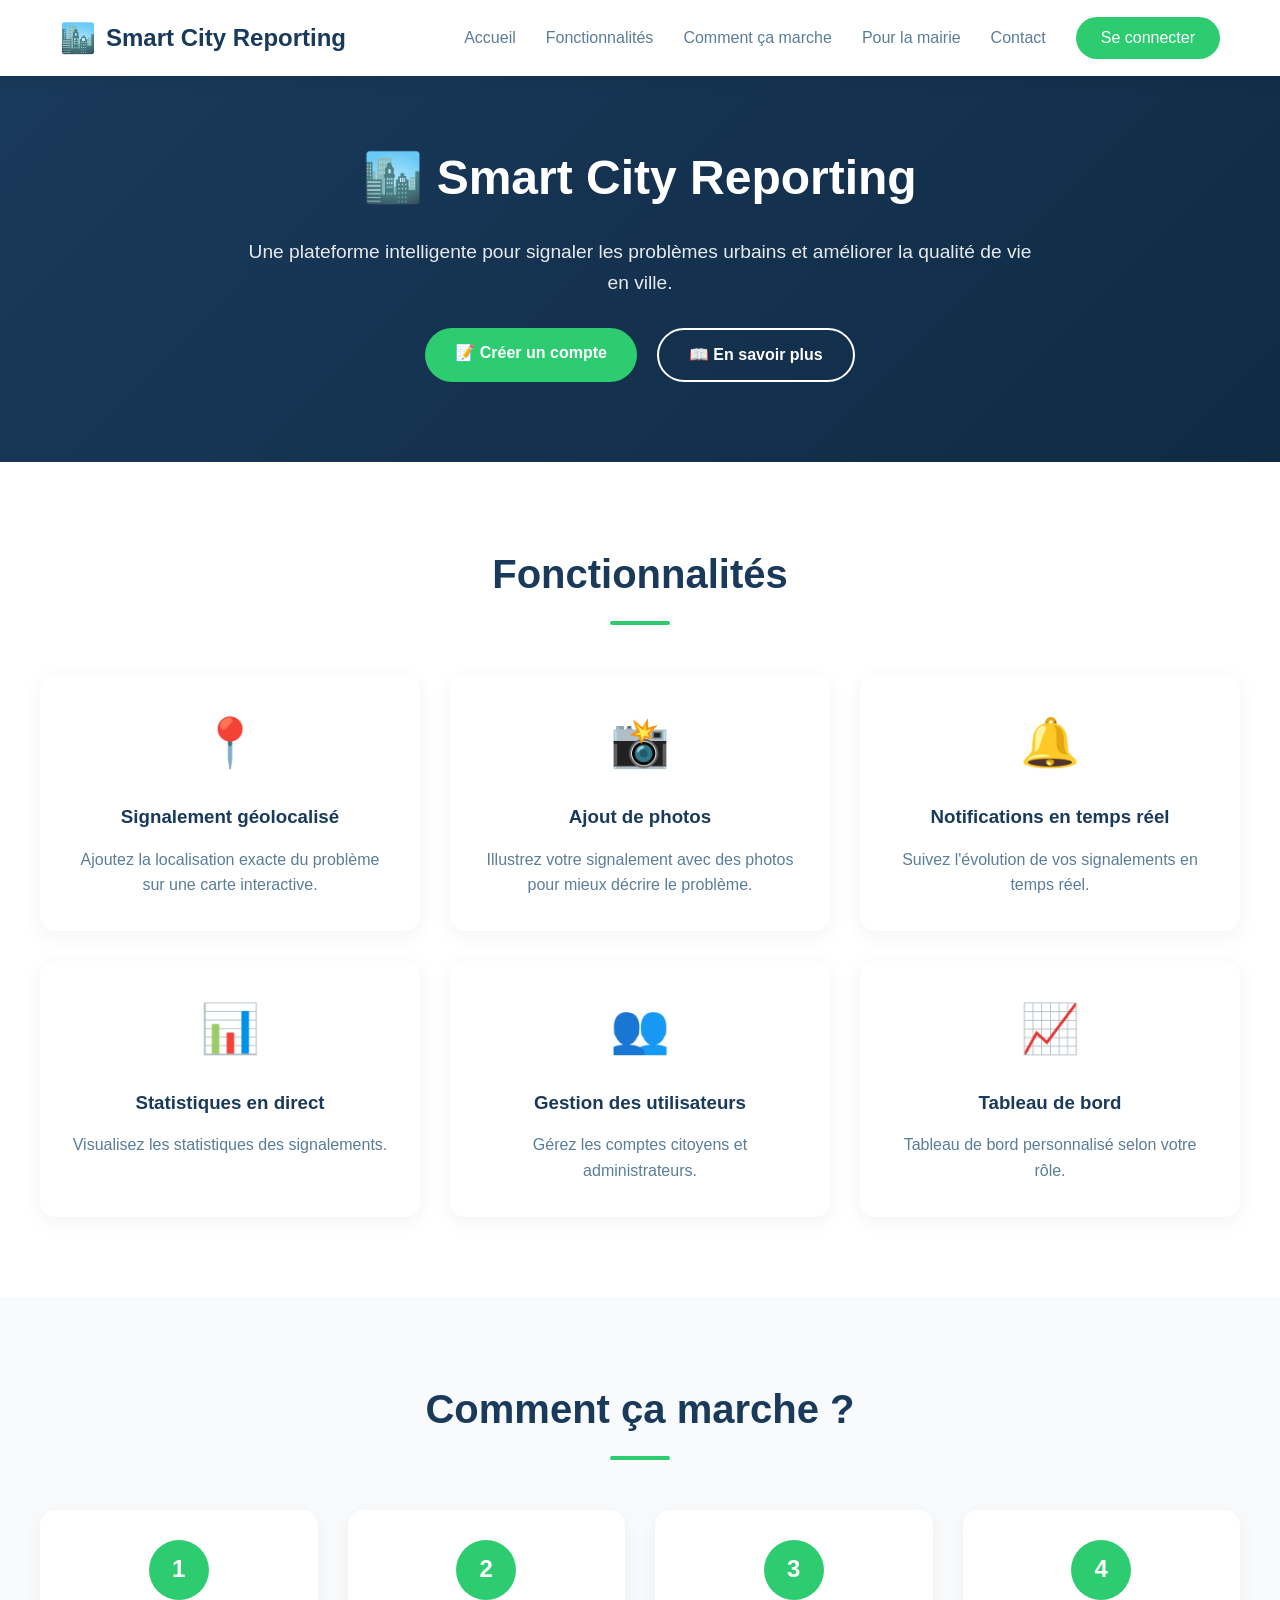
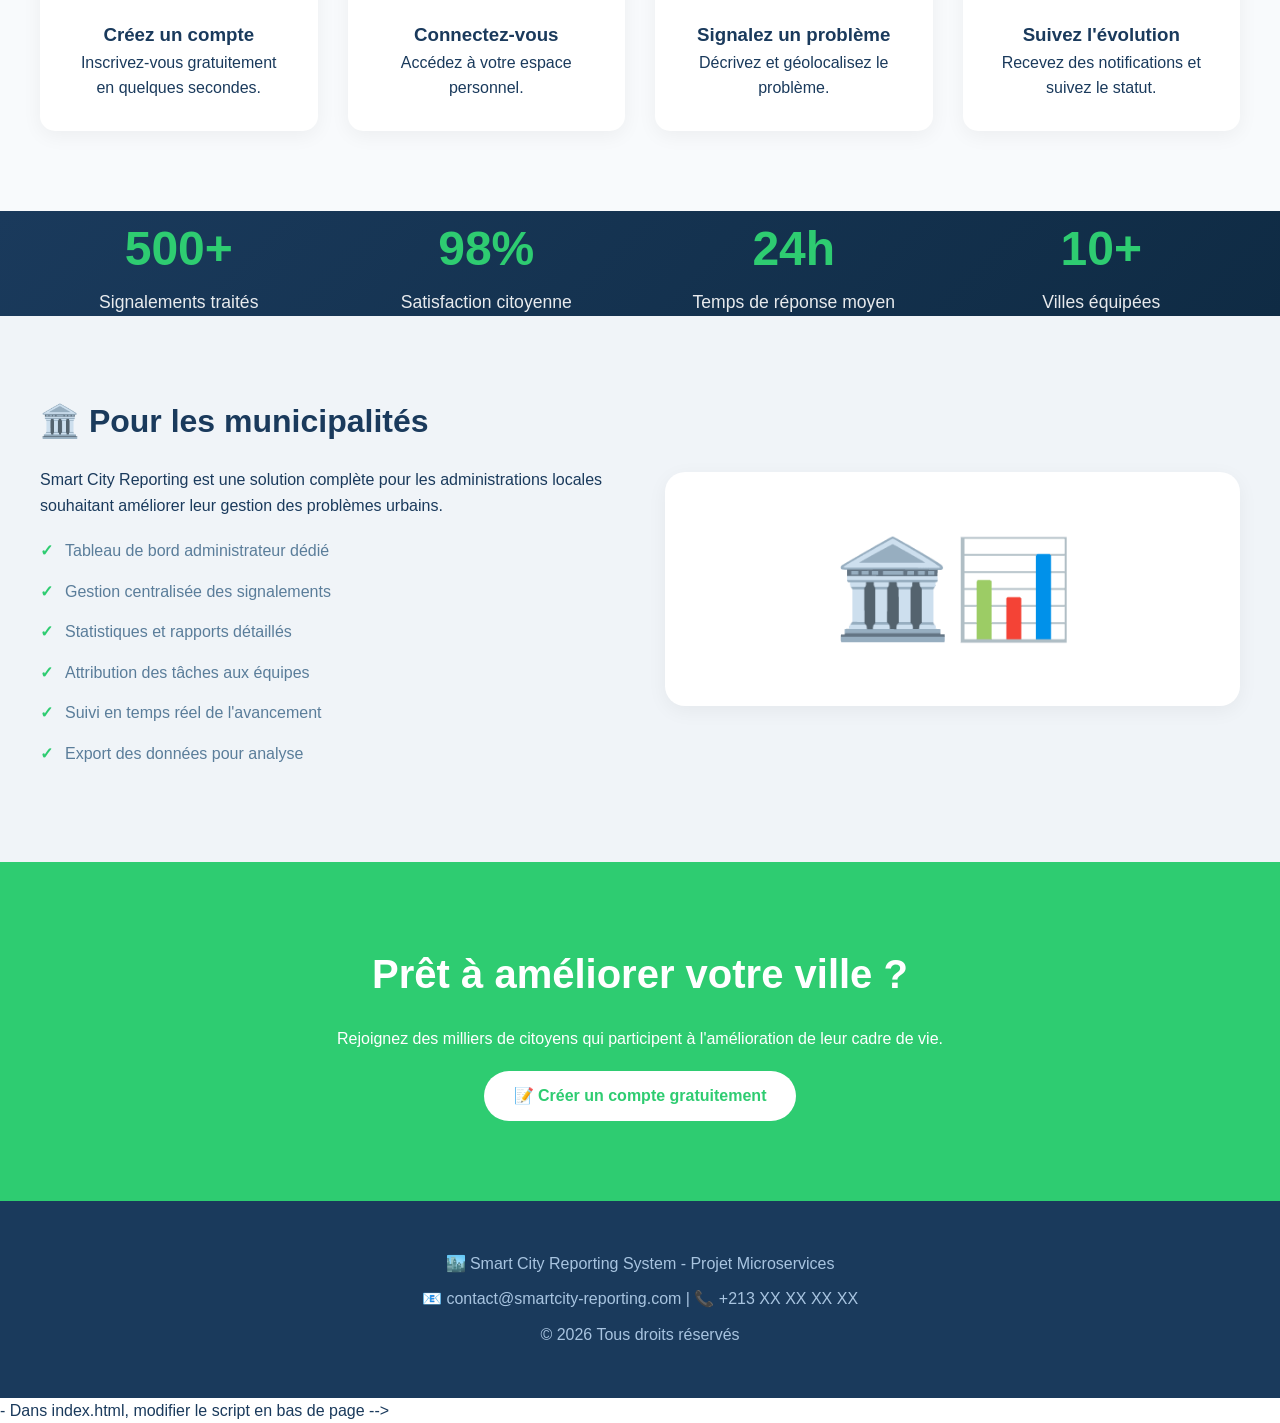
<file: frontend/index.html>
<!DOCTYPE html>
<html lang="fr">
<head>
    <meta charset="UTF-8">
    <meta name="viewport" content="width=device-width, initial-scale=1.0">
    <title>Smart City Reporting - Solution de signalement citoyen</title>
    <style>
        * {
            margin: 0;
            padding: 0;
            box-sizing: border-box;
        }

        body {
            font-family: 'Segoe UI', Tahoma, Geneva, Verdana, sans-serif;
            line-height: 1.6;
            color: #1a3a5c;
        }

        /* Header / Navigation */
        .header {
            background: white;
            box-shadow: 0 2px 15px rgba(0,0,0,0.08);
            position: fixed;
            width: 100%;
            top: 0;
            z-index: 1000;
        }

        .nav-container {
            max-width: 1200px;
            margin: 0 auto;
            padding: 15px 20px;
            display: flex;
            justify-content: space-between;
            align-items: center;
        }

        .logo {
            display: flex;
            align-items: center;
            gap: 10px;
        }

        .logo span {
            font-size: 1.8em;
        }

        .logo h1 {
            font-size: 1.5em;
            color: #1a3a5c;
        }

        .nav-links {
            display: flex;
            gap: 30px;
            align-items: center;
        }

        .nav-links a {
            text-decoration: none;
            color: #5a7d9a;
            transition: color 0.3s;
        }

        .nav-links a:hover {
            color: #2ecc71;
        }

        .btn-login {
            background: #2ecc71;
            color: white !important;
            padding: 8px 25px;
            border-radius: 25px;
        }

        .btn-login:hover {
            background: #27ae60;
            transform: translateY(-2px);
        }

        /* Hero Section */
        .hero {
            background: linear-gradient(135deg, #1a3a5c 0%, #0f2b44 100%);
            color: white;
            padding: 140px 20px 80px;
            text-align: center;
        }

        .hero-content {
            max-width: 800px;
            margin: 0 auto;
        }

        .hero h1 {
            font-size: 3em;
            margin-bottom: 20px;
        }

        .hero p {
            font-size: 1.2em;
            margin-bottom: 30px;
            opacity: 0.9;
        }

        .hero-buttons {
            display: flex;
            gap: 20px;
            justify-content: center;
        }

        .btn-primary {
            background: #2ecc71;
            color: white;
            padding: 12px 30px;
            border-radius: 30px;
            text-decoration: none;
            font-weight: bold;
            transition: all 0.3s;
            display: inline-block;
        }

        .btn-primary:hover {
            background: #27ae60;
            transform: translateY(-3px);
        }

        .btn-secondary {
            background: transparent;
            border: 2px solid white;
            color: white;
            padding: 12px 30px;
            border-radius: 30px;
            text-decoration: none;
            font-weight: bold;
            transition: all 0.3s;
            display: inline-block;
        }

        .btn-secondary:hover {
            background: rgba(255,255,255,0.1);
            transform: translateY(-3px);
        }

        /* Sections */
        .section {
            padding: 80px 20px;
        }

        .container {
            max-width: 1200px;
            margin: 0 auto;
        }

        .section-title {
            text-align: center;
            font-size: 2.5em;
            margin-bottom: 50px;
            color: #1a3a5c;
        }

        .section-title:after {
            content: '';
            display: block;
            width: 60px;
            height: 4px;
            background: #2ecc71;
            margin: 15px auto 0;
            border-radius: 2px;
        }

        /* Grids */
        .features-grid {
            display: grid;
            grid-template-columns: repeat(auto-fit, minmax(300px, 1fr));
            gap: 30px;
        }

        .feature-card {
            text-align: center;
            padding: 30px;
            background: white;
            border-radius: 15px;
            box-shadow: 0 5px 20px rgba(0,0,0,0.05);
            transition: all 0.3s;
            border-bottom: 3px solid transparent;
        }

        .feature-card:hover {
            transform: translateY(-10px);
            border-bottom-color: #2ecc71;
        }

        .feature-icon {
            font-size: 3em;
            margin-bottom: 20px;
        }

        .feature-card h3 {
            margin-bottom: 15px;
            color: #1a3a5c;
        }

        .feature-card p {
            color: #5a7d9a;
        }

        /* Stats */
        .stats-section {
            background: linear-gradient(135deg, #1a3a5c 0%, #0f2b44 100%);
            color: white;
        }

        .stats-grid {
            display: grid;
            grid-template-columns: repeat(auto-fit, minmax(200px, 1fr));
            gap: 30px;
            text-align: center;
        }

        .stat-number {
            font-size: 3em;
            font-weight: bold;
            color: #2ecc71;
        }

        .stat-label {
            font-size: 1.1em;
            opacity: 0.9;
        }

        /* How it works */
        .steps-grid {
            display: grid;
            grid-template-columns: repeat(auto-fit, minmax(250px, 1fr));
            gap: 30px;
        }

        .step-card {
            text-align: center;
            padding: 30px;
            background: white;
            border-radius: 15px;
            box-shadow: 0 5px 20px rgba(0,0,0,0.05);
        }

        .step-number {
            width: 60px;
            height: 60px;
            background: #2ecc71;
            color: white;
            border-radius: 50%;
            display: flex;
            align-items: center;
            justify-content: center;
            font-size: 1.5em;
            font-weight: bold;
            margin: 0 auto 20px;
        }

        /* Municipality Section */
        .municipality-section {
            background: #f0f4f8;
        }

        .municipality-content {
            display: grid;
            grid-template-columns: 1fr 1fr;
            gap: 50px;
            align-items: center;
        }

        .municipality-text h3 {
            font-size: 2em;
            margin-bottom: 20px;
            color: #1a3a5c;
        }

        .municipality-text ul {
            list-style: none;
            margin-top: 20px;
        }

        .municipality-text li {
            margin-bottom: 15px;
            padding-left: 25px;
            position: relative;
            color: #5a7d9a;
        }

        .municipality-text li:before {
            content: '✓';
            position: absolute;
            left: 0;
            color: #2ecc71;
            font-weight: bold;
        }

        .municipality-image {
            text-align: center;
            background: white;
            padding: 40px;
            border-radius: 20px;
            box-shadow: 0 5px 20px rgba(0,0,0,0.05);
        }

        .municipality-image span {
            font-size: 6em;
        }

        /* CTA */
        .cta-section {
            text-align: center;
            background: #2ecc71;
            color: white;
            padding: 80px 20px;
        }

        .cta-section h2 {
            font-size: 2.5em;
            margin-bottom: 20px;
        }

        .cta-section .btn-primary {
            background: white;
            color: #2ecc71;
            display: inline-block;
            margin-top: 20px;
        }

        .cta-section .btn-primary:hover {
            background: #f0f4f8;
        }

        /* Footer */
        .footer {
            background: #1a3a5c;
            color: #a8c4e0;
            padding: 40px 20px;
            text-align: center;
        }

        .footer p {
            margin: 10px 0;
        }

        /* Responsive */
        @media (max-width: 768px) {
            .hero h1 { font-size: 2em; }
            .section-title { font-size: 1.8em; }
            .municipality-content { grid-template-columns: 1fr; text-align: center; }
            .nav-links { display: none; }
        }
    </style>
</head>
<body>
    <header class="header">
        <div class="nav-container">
            <div class="logo">
                <span>🏙️</span>
                <h1>Smart City Reporting</h1>
            </div>
            <div class="nav-links">
                <a href="#accueil">Accueil</a>
                <a href="#fonctionnalites">Fonctionnalités</a>
                <a href="#comment-ca-marche">Comment ça marche</a>
                <a href="#pour-la-mairie">Pour la mairie</a>
                <a href="#contact">Contact</a>
                <a href="login.html" class="btn-login">Se connecter</a>
            </div>
        </div>
    </header>

    <section id="accueil" class="hero">
        <div class="hero-content">
            <h1>🏙️ Smart City Reporting</h1>
            <p>Une plateforme intelligente pour signaler les problèmes urbains et améliorer la qualité de vie en ville.</p>
            <div class="hero-buttons">
                <a href="register.html" class="btn-primary">📝 Créer un compte</a>
                <a href="#comment-ca-marche" class="btn-secondary">📖 En savoir plus</a>
            </div>
        </div>
    </section>

    <section id="fonctionnalites" class="section">
        <div class="container">
            <h2 class="section-title">Fonctionnalités</h2>
            <div class="features-grid">
                <div class="feature-card">
                    <div class="feature-icon">📍</div>
                    <h3>Signalement géolocalisé</h3>
                    <p>Ajoutez la localisation exacte du problème sur une carte interactive.</p>
                </div>
                <div class="feature-card">
                    <div class="feature-icon">📸</div>
                    <h3>Ajout de photos</h3>
                    <p>Illustrez votre signalement avec des photos pour mieux décrire le problème.</p>
                </div>
                <div class="feature-card">
                    <div class="feature-icon">🔔</div>
                    <h3>Notifications en temps réel</h3>
                    <p>Suivez l'évolution de vos signalements en temps réel.</p>
                </div>
                <div class="feature-card">
                    <div class="feature-icon">📊</div>
                    <h3>Statistiques en direct</h3>
                    <p>Visualisez les statistiques des signalements.</p>
                </div>
                <div class="feature-card">
                    <div class="feature-icon">👥</div>
                    <h3>Gestion des utilisateurs</h3>
                    <p>Gérez les comptes citoyens et administrateurs.</p>
                </div>
                <div class="feature-card">
                    <div class="feature-icon">📈</div>
                    <h3>Tableau de bord</h3>
                    <p>Tableau de bord personnalisé selon votre rôle.</p>
                </div>
            </div>
        </div>
    </section>

    <section id="comment-ca-marche" class="section" style="background: #f8fafc;">
        <div class="container">
            <h2 class="section-title">Comment ça marche ?</h2>
            <div class="steps-grid">
                <div class="step-card">
                    <div class="step-number">1</div>
                    <h3>Créez un compte</h3>
                    <p>Inscrivez-vous gratuitement en quelques secondes.</p>
                </div>
                <div class="step-card">
                    <div class="step-number">2</div>
                    <h3>Connectez-vous</h3>
                    <p>Accédez à votre espace personnel.</p>
                </div>
                <div class="step-card">
                    <div class="step-number">3</div>
                    <h3>Signalez un problème</h3>
                    <p>Décrivez et géolocalisez le problème.</p>
                </div>
                <div class="step-card">
                    <div class="step-number">4</div>
                    <h3>Suivez l'évolution</h3>
                    <p>Recevez des notifications et suivez le statut.</p>
                </div>
            </div>
        </div>
    </section>

    <section class="stats-section">
        <div class="container">
            <div class="stats-grid">
                <div class="stat-card">
                    <div class="stat-number">500+</div>
                    <div class="stat-label">Signalements traités</div>
                </div>
                <div class="stat-card">
                    <div class="stat-number">98%</div>
                    <div class="stat-label">Satisfaction citoyenne</div>
                </div>
                <div class="stat-card">
                    <div class="stat-number">24h</div>
                    <div class="stat-label">Temps de réponse moyen</div>
                </div>
                <div class="stat-card">
                    <div class="stat-number">10+</div>
                    <div class="stat-label">Villes équipées</div>
                </div>
            </div>
        </div>
    </section>

    <section id="pour-la-mairie" class="section municipality-section">
        <div class="container">
            <div class="municipality-content">
                <div class="municipality-text">
                    <h3>🏛️ Pour les municipalités</h3>
                    <p>Smart City Reporting est une solution complète pour les administrations locales souhaitant améliorer leur gestion des problèmes urbains.</p>
                    <ul>
                        <li>Tableau de bord administrateur dédié</li>
                        <li>Gestion centralisée des signalements</li>
                        <li>Statistiques et rapports détaillés</li>
                        <li>Attribution des tâches aux équipes</li>
                        <li>Suivi en temps réel de l'avancement</li>
                        <li>Export des données pour analyse</li>
                    </ul>
                </div>
                <div class="municipality-image">
                    <span>🏛️📊</span>
                </div>
            </div>
        </div>
    </section>

    <section class="cta-section">
        <div class="container">
            <h2>Prêt à améliorer votre ville ?</h2>
            <p>Rejoignez des milliers de citoyens qui participent à l'amélioration de leur cadre de vie.</p>
            <a href="register.html" class="btn-primary">📝 Créer un compte gratuitement</a>
        </div>
    </section>

    <footer id="contact" class="footer">
        <div class="container">
            <p>🏙️ Smart City Reporting System - Projet Microservices</p>
            <p>📧 contact@smartcity-reporting.com | 📞 +213 XX XX XX XX</p>
            <p>© 2026 Tous droits réservés</p>
        </div>
    </footer>

   - Dans index.html, modifier le script en bas de page -->
<script src="script.js"></script>
<script>
    // Vérifier si l'utilisateur est déjà connecté
    const token = getToken ? getToken() : null;
    const user = token ? (getUser ? getUser() : null) : null;

    console.log('Token présent:', !!token);
    console.log('User:', user);

    if (token && user && user.id) {
        const loginBtn = document.querySelector('.btn-login');
        if (loginBtn) {
            loginBtn.textContent = '📊 Mon tableau de bord';
            loginBtn.href = 'dashboard.html';
        }
    } else {
        // S'assurer que le bouton pointe vers login
        const loginBtn = document.querySelector('.btn-login');
        if (loginBtn && !loginBtn.href.includes('login.html')) {
            loginBtn.textContent = 'Se connecter';
            loginBtn.href = 'login.html';
        }
    }

    // Navigation smooth scroll
    document.querySelectorAll('a[href^="#"]').forEach(anchor => {
        anchor.addEventListener('click', function (e) {
            e.preventDefault();
            const target = document.querySelector(this.getAttribute('href'));
            if (target) {
                target.scrollIntoView({ behavior: 'smooth' });
            }
        });
    });
</script>
</body>
</html>
</file>
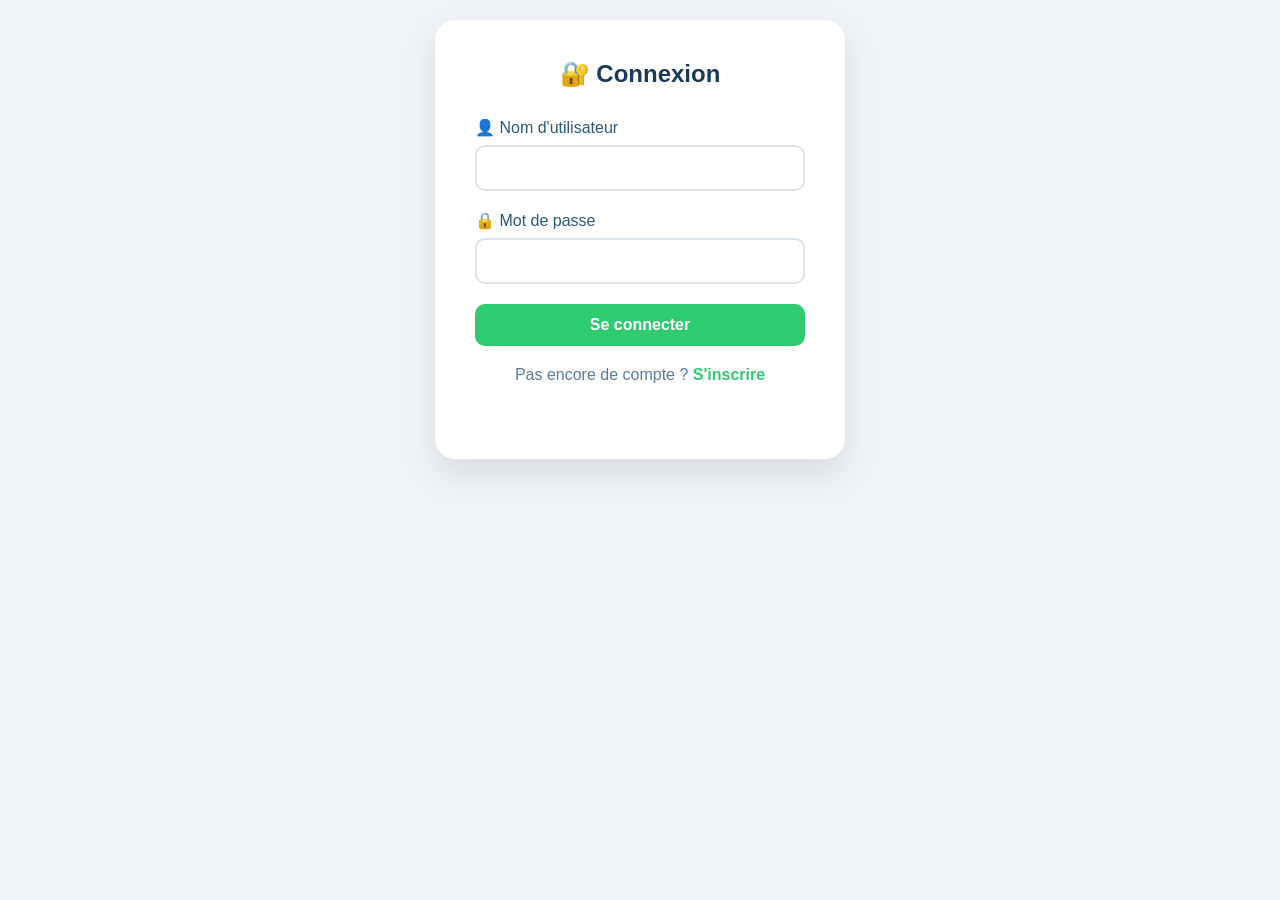
<file: frontend/login.html>
<!DOCTYPE html>
<html lang="fr">

<head>
    <meta charset="UTF-8">
    <meta name="viewport" content="width=device-width, initial-scale=1.0">
    <title>Connexion - Smart City</title>
    <link rel="stylesheet" href="style.css">
</head>

<body>
    <div class="container">
        <div class="login-box">
            <h2>🔐 Connexion</h2>
            <form id="loginForm">
                <div class="input-group">
                    <label>👤 Nom d'utilisateur</label>
                    <input type="text" id="username" required autocomplete="username">
                </div>
                <div class="input-group">
                    <label>🔒 Mot de passe</label>
                    <input type="password" id="password" required autocomplete="current-password">
                </div>
                <button type="submit">Se connecter</button>
                <p class="register-link">
                    Pas encore de compte ? <a href="register.html">S'inscrire</a>
                </p>
            </form>
            <div id="message" class="message"></div>
        </div>
    </div>
    <script src="script.js"></script>
    <script>
        // Vérifier si déjà connecté
        const token = getToken();
        if (token) {
            // Déjà connecté, rediriger directement
            window.location.href = 'dashboard.html';
        }

        document.getElementById('loginForm').addEventListener('submit', async (e) => {
            e.preventDefault();

            const username = document.getElementById('username').value;
            const password = document.getElementById('password').value;
            const messageDiv = document.getElementById('message');
            const submitBtn = document.querySelector('button[type="submit"]');

            // Désactiver le bouton pendant la connexion
            submitBtn.disabled = true;
            submitBtn.textContent = 'Connexion en cours...';

            try {
                const result = await login(username, password);

                if (result.success) {
                    messageDiv.className = 'message success';
                    messageDiv.textContent = '✅ Connexion réussie ! Redirection...';

                    // Vérifier que le token est bien stocké
                    console.log('Token stocké:', localStorage.getItem('access_token'));
                    console.log('User:', localStorage.getItem('user'));

                    // Rediriger immédiatement (pas de setTimeout)
                    window.location.href = 'dashboard.html';
                } else {
                    messageDiv.className = 'message error';
                    messageDiv.textContent = '❌ ' + result.error;
                    submitBtn.disabled = false;
                    submitBtn.textContent = 'Se connecter';
                }
            } catch (error) {
                console.error('Erreur:', error);
                messageDiv.className = 'message error';
                messageDiv.textContent = '❌ Erreur de connexion au serveur';
                submitBtn.disabled = false;
                submitBtn.textContent = 'Se connecter';
            }
        });
    </script>
</body>

</html>
</file>
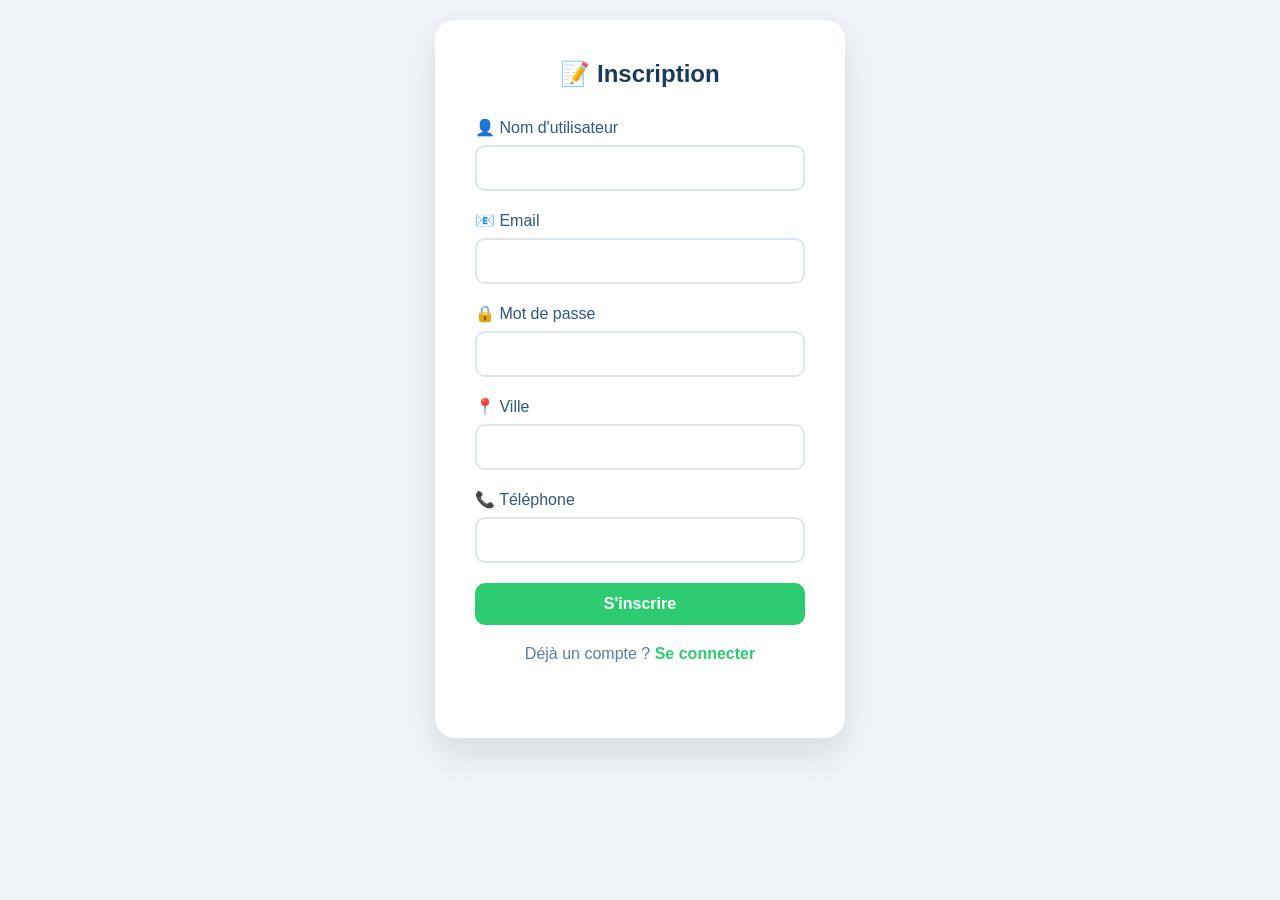
<file: frontend/register.html>
<!DOCTYPE html>
<html lang="fr">
<head>
    <meta charset="UTF-8">
    <meta name="viewport" content="width=device-width, initial-scale=1.0">
    <title>Inscription - Smart City</title>
    <link rel="stylesheet" href="style.css">
</head>
<body>
    <div class="container">
        <div class="login-box">
            <h2>📝 Inscription</h2>
            <form id="registerForm">
                <div class="input-group">
                    <label>👤 Nom d'utilisateur</label>
                    <input type="text" id="username" required>
                </div>
                <div class="input-group">
                    <label>📧 Email</label>
                    <input type="email" id="email" required>
                </div>
                <div class="input-group">
                    <label>🔒 Mot de passe</label>
                    <input type="password" id="password" required>
                </div>
                <div class="input-group">
                    <label>📍 Ville</label>
                    <input type="text" id="city">
                </div>
                <div class="input-group">
                    <label>📞 Téléphone</label>
                    <input type="text" id="phone">
                </div>
                <button type="submit">S'inscrire</button>
                <p class="register-link">
                    Déjà un compte ? <a href="login.html">Se connecter</a>
                </p>
            </form>
            <div id="message" class="message"></div>
        </div>
    </div>
    <script src="script.js"></script>
    <script>
        document.getElementById('registerForm').addEventListener('submit', async (e) => {
            e.preventDefault();
            
            const userData = {
                username: document.getElementById('username').value,
                email: document.getElementById('email').value,
                password: document.getElementById('password').value,
                city: document.getElementById('city').value,
                phone: document.getElementById('phone').value
            };
            
            const messageDiv = document.getElementById('message');
            const result = await register(userData);
            
            if (result.success) {
                messageDiv.className = 'message success';
                messageDiv.textContent = '✅ Inscription réussie ! Redirection vers connexion...';
                setTimeout(() => {
                    window.location.href = 'login.html';
                }, 1500);
            } else {
                messageDiv.className = 'message error';
                messageDiv.textContent = '❌ ' + result.error;
            }
        });
    </script>
</body>
</html>
</file>
<file: frontend/style.css>
* {
    margin: 0;
    padding: 0;
    box-sizing: border-box;
}

body {
    font-family: 'Segoe UI', Tahoma, Geneva, Verdana, sans-serif;
    background: #f0f4f8;
    min-height: 100vh;
}

/* Landing page specific */
.landing-body {
    display: block;
}

/* Login/Register containers */
.container {
    width: 100%;
    max-width: 450px;
    padding: 20px;
    margin: 0 auto;
}

.login-box {
    background: white;
    border-radius: 20px;
    padding: 40px;
    box-shadow: 0 15px 35px rgba(0,0,0,0.1);
}

h2 {
    text-align: center;
    color: #1a3a5c;
    margin-bottom: 30px;
}

.input-group {
    margin-bottom: 20px;
}

label {
    display: block;
    margin-bottom: 8px;
    color: #2c5a7a;
    font-weight: 500;
}

input, textarea, select {
    width: 100%;
    padding: 12px 15px;
    border: 2px solid #dce4ec;
    border-radius: 10px;
    font-size: 16px;
    transition: all 0.3s;
}

input:focus, textarea:focus, select:focus {
    outline: none;
    border-color: #2ecc71;
}

button {
    width: 100%;
    padding: 12px;
    background: #2ecc71;
    color: white;
    border: none;
    border-radius: 10px;
    font-size: 16px;
    font-weight: bold;
    cursor: pointer;
    transition: all 0.3s;
}

button:hover {
    background: #27ae60;
    transform: translateY(-2px);
}

.register-link {
    text-align: center;
    margin-top: 20px;
    color: #5a7d9a;
}

.register-link a {
    color: #2ecc71;
    text-decoration: none;
    font-weight: bold;
}

.register-link a:hover {
    text-decoration: underline;
}

.message {
    margin-top: 15px;
    padding: 10px;
    border-radius: 8px;
    text-align: center;
}

.success {
    background-color: #d4edda;
    color: #155724;
    border: 1px solid #c3e6cb;
}

.error {
    background-color: #f8d7da;
    color: #721c24;
    border: 1px solid #f5c6cb;
}

/* Dashboard Layout */
.dashboard-layout {
    display: flex;
    width: 100%;
    min-height: 100vh;
}

/* Sidebar */
.sidebar {
    width: 280px;
    background: linear-gradient(135deg, #1a3a5c 0%, #0f2b44 100%);
    color: white;
    padding: 20px 0;
    position: fixed;
    height: 100vh;
    overflow-y: auto;
}

.sidebar-header {
    text-align: center;
    padding: 20px;
    border-bottom: 1px solid rgba(255,255,255,0.1);
    margin-bottom: 20px;
}

.sidebar-header h2 {
    color: white;
    margin-bottom: 5px;
}

.sidebar-header p {
    font-size: 0.8em;
    color: #a8c4e0;
}

.nav-menu {
    list-style: none;
    padding: 0;
}

.nav-item {
    margin: 5px 15px;
    border-radius: 10px;
    transition: all 0.3s;
}

.nav-item a {
    display: flex;
    align-items: center;
    padding: 12px 20px;
    color: #c8dcec;
    text-decoration: none;
    border-radius: 10px;
    transition: all 0.3s;
    gap: 12px;
}

.nav-item a:hover {
    background: rgba(46, 204, 113, 0.2);
    color: white;
}

.nav-item.active a {
    background: #2ecc71;
    color: white;
}

.nav-icon {
    font-size: 1.2em;
    width: 30px;
    text-align: center;
}

.nav-text {
    font-size: 0.95em;
}

/* Main Content */
.main-content {
    margin-left: 280px;
    flex: 1;
    padding: 20px;
}

/* Top Bar */
.top-bar {
    background: white;
    border-radius: 15px;
    padding: 15px 25px;
    margin-bottom: 25px;
    display: flex;
    justify-content: space-between;
    align-items: center;
    box-shadow: 0 2px 10px rgba(0,0,0,0.05);
}

.page-title {
    color: #1a3a5c;
}

.user-info {
    display: flex;
    align-items: center;
    gap: 15px;
}

.user-avatar {
    width: 45px;
    height: 45px;
    background: #2ecc71;
    border-radius: 50%;
    display: flex;
    align-items: center;
    justify-content: center;
    font-weight: bold;
    font-size: 1.2em;
    color: white;
}

.logout-btn {
    background: #e74c3c;
    color: white;
    border: none;
    padding: 8px 20px;
    border-radius: 8px;
    cursor: pointer;
    width: auto;
}

.logout-btn:hover {
    background: #c0392b;
    transform: none;
}

/* Cards */
.stats-grid {
    display: grid;
    grid-template-columns: repeat(auto-fit, minmax(250px, 1fr));
    gap: 20px;
    margin-bottom: 30px;
}

.stat-card {
    background: white;
    padding: 25px;
    border-radius: 15px;
    box-shadow: 0 2px 10px rgba(0,0,0,0.05);
    transition: transform 0.3s;
    text-align: center;
    border-top: 4px solid #2ecc71;
}

.stat-card:hover {
    transform: translateY(-5px);
}

.stat-card h3 {
    color: #5a7d9a;
    font-size: 0.9em;
    margin-bottom: 10px;
}

.stat-card .number {
    font-size: 2.5em;
    font-weight: bold;
    color: #1a3a5c;
}

.content-card {
    background: white;
    border-radius: 15px;
    padding: 25px;
    box-shadow: 0 2px 10px rgba(0,0,0,0.05);
    margin-bottom: 20px;
}

.content-card h3 {
    margin-bottom: 20px;
    color: #1a3a5c;
    border-left: 4px solid #2ecc71;
    padding-left: 15px;
}

.content-card h4 {
    margin-bottom: 15px;
    color: #2c5a7a;
}

.btn-primary {
    background: #2ecc71;
    color: white;
    border: none;
    padding: 12px 25px;
    border-radius: 8px;
    cursor: pointer;
    font-size: 1em;
    transition: all 0.3s;
    width: auto;
}

.btn-primary:hover {
    background: #27ae60;
    transform: translateY(-2px);
}

.btn-danger {
    background: #e74c3c;
}

.btn-danger:hover {
    background: #c0392b;
}

.btn-warning {
    background: #f39c12;
    color: #333;
}

.btn-warning:hover {
    background: #e67e22;
}

.report-item {
    border-bottom: 1px solid #e0e8f0;
    padding: 15px 0;
}

.report-item:last-child {
    border-bottom: none;
}

.status {
    display: inline-block;
    padding: 3px 10px;
    border-radius: 20px;
    font-size: 12px;
    font-weight: bold;
}

.status-pending { background: #f39c12; color: #333; }
.status-in_progress { background: #3498db; color: white; }
.status-resolved { background: #2ecc71; color: white; }

table {
    width: 100%;
    border-collapse: collapse;
}

th, td {
    padding: 12px;
    text-align: left;
    border-bottom: 1px solid #e0e8f0;
}

th {
    background: #1a3a5c;
    color: white;
}

.role-badge {
    display: inline-block;
    padding: 3px 10px;
    border-radius: 20px;
    font-size: 12px;
    font-weight: bold;
}

.role-superadmin { background: #e74c3c; color: white; }
.role-admin { background: #f39c12; color: #333; }
.role-user { background: #2ecc71; color: white; }

.flex-form {
    display: flex;
    gap: 10px;
    flex-wrap: wrap;
    align-items: flex-end;
}

.flex-form .input-group {
    flex: 1;
    margin-bottom: 0;
}

.flex-form button {
    width: auto;
    padding: 12px 25px;
}

.filter-buttons {
    display: flex;
    gap: 15px;
    flex-wrap: wrap;
    margin-top: 10px;
}

.filter-btn {
    padding: 8px 20px;
    border: none;
    border-radius: 20px;
    cursor: pointer;
    transition: all 0.3s;
    font-weight: bold;
    width: auto;
}

.filter-btn.active {
    background: #2ecc71;
    color: white;
}

.filter-btn:not(.active) {
    background: #e0e8f0;
    color: #1a3a5c;
}

.filter-btn:not(.active):hover {
    background: #c8dcec;
}

/* Notifications Styles */
.notification-icon {
    position: relative;
    cursor: pointer;
    padding: 8px;
    border-radius: 50%;
    transition: background 0.3s;
}

.notification-icon:hover {
    background: #f0f0f0;
}

.notification-badge {
    position: absolute;
    top: -5px;
    right: -5px;
    background: #e74c3c;
    color: white;
    border-radius: 50%;
    padding: 2px 6px;
    font-size: 11px;
    font-weight: bold;
    min-width: 18px;
    text-align: center;
}

.notifications-panel {
    position: absolute;
    top: 70px;
    right: 20px;
    width: 350px;
    max-height: 500px;
    background: white;
    border-radius: 15px;
    box-shadow: 0 10px 30px rgba(0,0,0,0.2);
    z-index: 1000;
    overflow: hidden;
    display: none;
}

.notifications-panel.show {
    display: block;
}

.notifications-header {
    padding: 15px;
    background: #1a3a5c;
    color: white;
    display: flex;
    justify-content: space-between;
    align-items: center;
    border-bottom: 1px solid rgba(255,255,255,0.1);
}

.notifications-header h4 {
    margin: 0;
}

.mark-all-btn {
    background: #2ecc71;
    color: white;
    border: none;
    padding: 5px 10px;
    border-radius: 5px;
    cursor: pointer;
    font-size: 12px;
    width: auto;
}

.notifications-list {
    max-height: 400px;
    overflow-y: auto;
}

.notification-item {
    padding: 12px 15px;
    border-bottom: 1px solid #e0e8f0;
    cursor: pointer;
    transition: background 0.3s;
    position: relative;
}

.notification-item:hover {
    background: #f8fafc;
}

.notification-item.unread {
    background: #e8f5e9;
}

.notification-item.unread::before {
    content: '';
    position: absolute;
    left: 0;
    top: 0;
    bottom: 0;
    width: 3px;
    background: #2ecc71;
}

.notification-message {
    margin: 0 0 5px 0;
    color: #1a3a5c;
    font-size: 14px;
}

.notification-time {
    font-size: 11px;
    color: #5a7d9a;
    margin: 0;
}

.notification-type {
    display: inline-block;
    padding: 2px 8px;
    border-radius: 10px;
    font-size: 10px;
    font-weight: bold;
    margin-top: 5px;
}

.type-REPORT_CREATED {
    background: #3498db;
    color: white;
}

.type-REPORT_STATUS_CHANGED {
    background: #f39c12;
    color: #333;
}

.notification-empty {
    text-align: center;
    padding: 30px;
    color: #5a7d9a;
}


#photoModal {
  position: fixed;
  top: 0;
  left: 0;
  width: 100%;
  height: 100%;
  background: rgba(0,0,0,0.85);
  display: flex;
  justify-content: center;
  align-items: center;
}

#photoModal img {
  max-width: 90%;
  max-height: 90%;
  border-radius: 10px;
}

#closePhoto {
  position: absolute;
  top: 20px;
  right: 30px;
  font-size: 30px;
  color: white;
  cursor: pointer;
}

.view-photo-btn {
  background: #007bff;
  color: white;
  border: none;
  padding: 8px 12px;
  border-radius: 6px;
  cursor: pointer;
}
</file>
